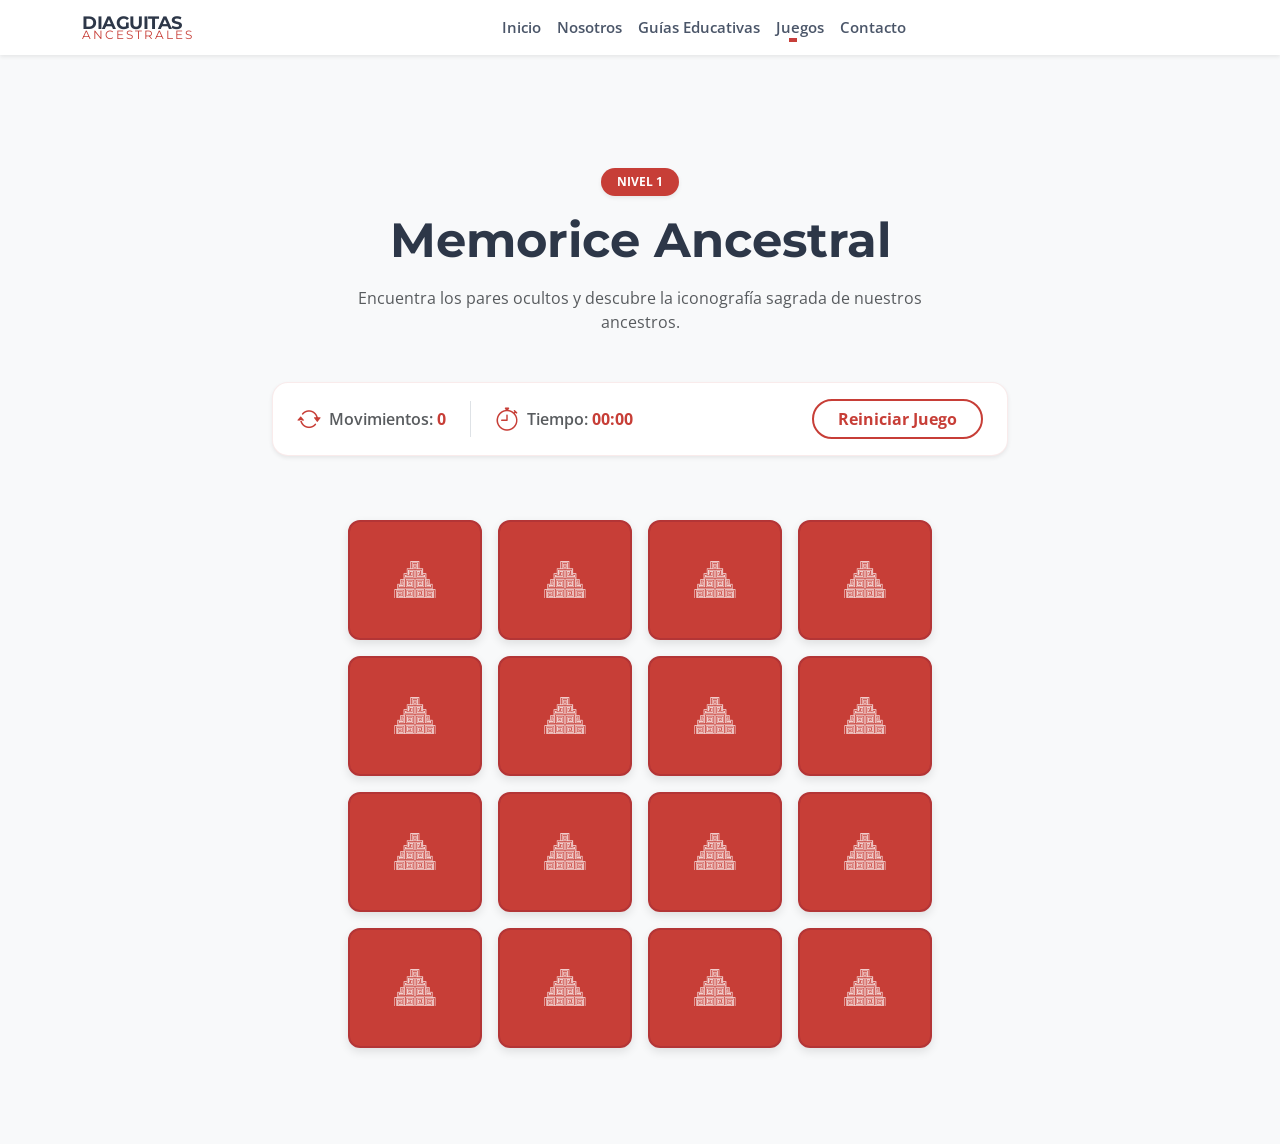
<file: memorice.html>
<!DOCTYPE html>
<html lang="es">
<head>
    <meta charset="UTF-8">
    <meta name="viewport" content="width=device-width, initial-scale=1.0">
    <title>Memorice Ancestral | Diaguitas Ancestrales</title>
    <link href="https://cdn.jsdelivr.net/npm/bootstrap@5.3.2/dist/css/bootstrap.min.css" rel="stylesheet">
    <link rel="stylesheet" href="https://cdn.jsdelivr.net/npm/bootstrap-icons@1.11.1/font/bootstrap-icons.css">
    <link rel="stylesheet" href="assets/css/style.css">
</head>
<body style="background-color: var(--diaguita-crema); min-height: 100vh;">

    <nav class="navbar navbar-expand-lg fixed-top shadow-sm bg-white">
        <div class="container">
            <a class="navbar-brand fw-bold lh-1 text-diaguita-dark py-0" href="index.html">
                DIAGUITAS<br>
                <span class="text-diaguita-primary fs-6 fw-normal" style="letter-spacing: 2px;">ANCESTRALES</span>
            </a>
            <button class="navbar-toggler border-0" type="button" data-bs-toggle="collapse" data-bs-target="#navbarNav">
                <span class="navbar-toggler-icon"></span>
            </button>
            <div class="collapse navbar-collapse" id="navbarNav">
                <ul class="navbar-nav mx-auto fw-semibold">
                    <li class="nav-item"><a class="nav-link" href="index.html">Inicio</a></li>
                    <li class="nav-item"><a class="nav-link" href="index.html#nosotros">Nosotros</a></li>
                    <li class="nav-item"><a class="nav-link" href="index.html#guias">Guías Educativas</a></li>
                    <li class="nav-item dropdown">
                        <a class="nav-link dropdown-toggle" href="#" id="navbarDropdownJuegos" role="button"
                            data-bs-toggle="dropdown" aria-expanded="false">
                            Juegos
                        </a>
                        <ul class="dropdown-menu border-0 shadow-lg rounded-3 mt-2"
                            aria-labelledby="navbarDropdownJuegos">

                            <li>
                                <a class="dropdown-item d-flex align-items-center py-2" href="memorice.html">
                                    <img src="assets/icon/memorice.png" alt="Memorice"
                                        class="diaguita-dropdown-icon me-2">
                                    Memorice Ancestral
                                </a>
                            </li>

                            <li>
                                <a class="dropdown-item d-flex align-items-center py-2" href="javascript:void(0)"
                                    onclick="avisoPrototipo('Kakán de Letras', 'assets/icon/sopa.png')">
                                    <img src="assets/icon/sopa.png" alt="Sopa" class="diaguita-dropdown-icon me-2">
                                    Kakán de Letras
                                </a>
                            </li>

                            <li>
                                <a class="dropdown-item d-flex align-items-center py-2" href="javascript:void(0)"
                                    onclick="avisoPrototipo('Fragmentos Legendarios', 'assets/icon/puzzle.png')">
                                    <img src="assets/icon/puzzle.png" alt="Puzzle" class="diaguita-dropdown-icon me-2">
                                    Fragmentos Legendarios
                                </a>
                            </li>

                            <li>
                                <a class="dropdown-item d-flex align-items-center py-2" href="javascript:void(0)"
                                    onclick="avisoPrototipo('Trivia Diaguita', 'assets/icon/trivia.png')">
                                    <img src="assets/icon/trivia.png" alt="Trivia" class="diaguita-dropdown-icon me-2">
                                    Trivia Diaguita
                                </a>
                            </li>

                        </ul>
                    </li>
                    <li class="nav-item"><a class="nav-link" href="index.html#contacto">Contacto</a></li>
                </ul>
            </div>
        </div>
    </nav>

    <div style="height: 120px;"></div>

    <main class="container py-5">
        <div class="row justify-content-center text-center">
            <div class="col-md-10 col-lg-8">
                <span class="badge rounded-pill bg-diaguita-primary mb-3 px-3 py-2 text-white shadow-sm">NIVEL 1</span>
                <h2 class="display-5 fw-bold text-diaguita-dark mb-3">Memorice Ancestral</h2>
                <p class="text-muted mb-5 px-md-5">Encuentra los pares ocultos y descubre la iconografía sagrada de nuestros ancestros.</p>

                <div class="d-flex justify-content-between align-items-center bg-white p-3 px-4 rounded-4 shadow-sm mb-5 border" style="border-color: rgba(199,62,63,0.1) !important;">
                    <div class="d-flex align-items-center gap-4">
                        <div class="d-flex align-items-center">
                            <i class="bi bi-arrow-repeat fs-4 me-2 text-diaguita-primary"></i>
                            <span class="fw-semibold text-muted">Movimientos: <span id="contador-movimientos" class="text-diaguita-primary fw-bold">0</span></span>
                        </div>
                        <div class="d-flex align-items-center border-start ps-4">
                            <i class="bi bi-stopwatch fs-4 me-2 text-diaguita-primary"></i>
                            <span class="fw-semibold text-muted">Tiempo: <span id="contador-tiempo" class="text-diaguita-primary fw-bold">00:00</span></span>
                        </div>
                    </div>
                    <button id="btn-reiniciar" class="btn btn-outline-diaguita rounded-pill px-4 fw-bold">Reiniciar Juego</button>
                </div>

                <div id="tablero-memorice" class="row g-3 justify-content-center mb-5">
                    </div>
            </div>
        </div>
    </main>

    <div class="modal fade" id="modalInfo" tabindex="-1" aria-hidden="true">
        <div class="modal-dialog modal-dialog-centered">
            <div class="modal-content border-0 rounded-4 shadow-lg">
                <div class="modal-body p-4 text-center">
                    <div class="mb-4 d-flex justify-content-center">
                        <div id="info-img-container" style="width: 120px; height: 120px;" class="border rounded-3 p-2 bg-light shadow-sm"></div>
                    </div>
                    <h4 id="info-titulo" class="fw-bold text-diaguita-dark mb-3"></h4>
                    <p id="info-descripcion" class="text-muted mb-4"></p>
                    <button type="button" class="btn btn-diaguita-primary rounded-pill px-5" data-bs-dismiss="modal">Continuar Jugando</button>
                </div>
            </div>
        </div>
    </div>

    <script src="https://cdn.jsdelivr.net/npm/bootstrap@5.3.2/dist/js/bootstrap.bundle.min.js"></script>
    <script src="assets/js/memorice.js"></script>
</body>
</html>
</file>
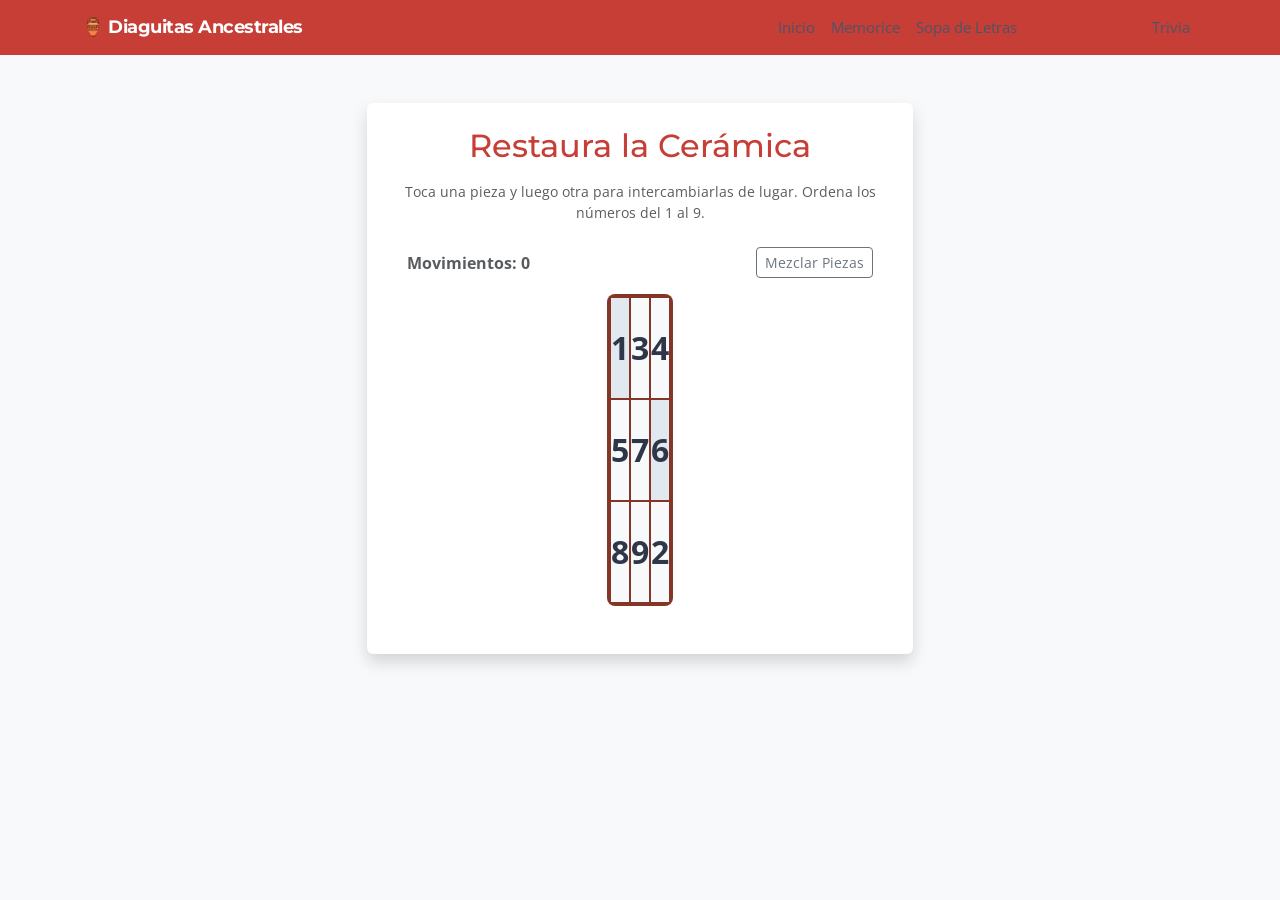
<file: rompecabezas.html>
<!DOCTYPE html>
<html lang="es">
<head>
    <meta charset="UTF-8">
    <meta name="viewport" content="width=device-width, initial-scale=1.0">
    <title>Rompecabezas Diaguita | Diaguitas Ancestrales</title>
    <link href="https://cdn.jsdelivr.net/npm/bootstrap@5.3.2/dist/css/bootstrap.min.css" rel="stylesheet">
    <link rel="stylesheet" href="assets/css/style.css">
    
    <style>
        /* El marco del rompecabezas */
        #tablero-puzzle {
            display: grid;
            grid-template-columns: repeat(3, 1fr); /* 3 columnas */
            grid-template-rows: repeat(3, 100px);  /* 3 filas de 100px de alto */
            gap: 2px;
            max-width: 300px;
            margin: 0 auto;
            background-color: var(--diaguita-rojo-oscuro);
            padding: 4px;
            border-radius: 8px;
        }
        
        /* Cada pieza del puzzle */
        .pieza {
            background-color: var(--diaguita-crema);
            color: var(--diaguita-negro);
            display: flex;
            align-items: center;
            justify-content: center;
            font-size: 2rem;
            font-weight: bold;
            cursor: pointer;
            user-select: none;
            transition: transform 0.2s, background-color 0.2s;
        }
        
        /* Efecto al seleccionar la primera pieza */
        .pieza.seleccionada {
            background-color: var(--diaguita-rojo);
            color: white;
            transform: scale(0.95);
            border: 2px dashed white;
        }

        /* Cuando la pieza está en su lugar correcto (opcional para ayudar al jugador) */
        .pieza.correcta {
            background-color: #e2e8f0; /* Un gris muy sutil */
        }
    </style>
</head>
<body class="bg-diaguita-light">

    <nav class="navbar navbar-expand-lg navbar-dark bg-diaguita-primary">
        <div class="container">
            <a class="navbar-brand fw-bold" href="index.html">🏺 Diaguitas Ancestrales</a>
            <div class="collapse navbar-collapse" id="navbarNav">
                <ul class="navbar-nav ms-auto">
                    <li class="nav-item"><a class="nav-link" href="index.html">Inicio</a></li>
                    <li class="nav-item"><a class="nav-link" href="memorice.html">Memorice</a></li>
                    <li class="nav-item"><a class="nav-link" href="sopa-letras.html">Sopa de Letras</a></li>
                    <li class="nav-item"><a class="nav-link active" href="rompecabezas.html">Rompecabezas</a></li>
                    <li class="nav-item"><a class="nav-link" href="trivia.html">Trivia</a></li>
                </ul>
            </div>
        </div>
    </nav>

    <main class="container py-5">
        <div class="row justify-content-center">
            <div class="col-md-8 col-lg-6 text-center">
                <div class="card shadow border-0 p-4">
                    <h2 class="text-diaguita-primary mb-3">Restaura la Cerámica</h2>
                    <p class="text-muted small mb-4">Toca una pieza y luego otra para intercambiarlas de lugar. Ordena los números del 1 al 9.</p>
                    
                    <div class="d-flex justify-content-between align-items-center mb-3 px-3">
                        <span class="fw-bold text-muted">Movimientos: <span id="movimientos-puzzle">0</span></span>
                        <button id="btn-mezclar" class="btn btn-sm btn-outline-secondary">Mezclar Piezas</button>
                    </div>

                    <div id="tablero-puzzle" class="mb-4">
                        </div>

                    <div id="mensaje-exito-puzzle" class="alert alert-success d-none" role="alert">
                        <strong>¡Vasija restaurada!</strong> Has demostrado una gran habilidad.
                    </div>
                </div>
            </div>
        </div>
    </main>

    <script src="https://cdn.jsdelivr.net/npm/bootstrap@5.3.2/dist/js/bootstrap.bundle.min.js"></script>
    <script src="assets/js/rompecabezas.js"></script>
</body>
</html>
</file>
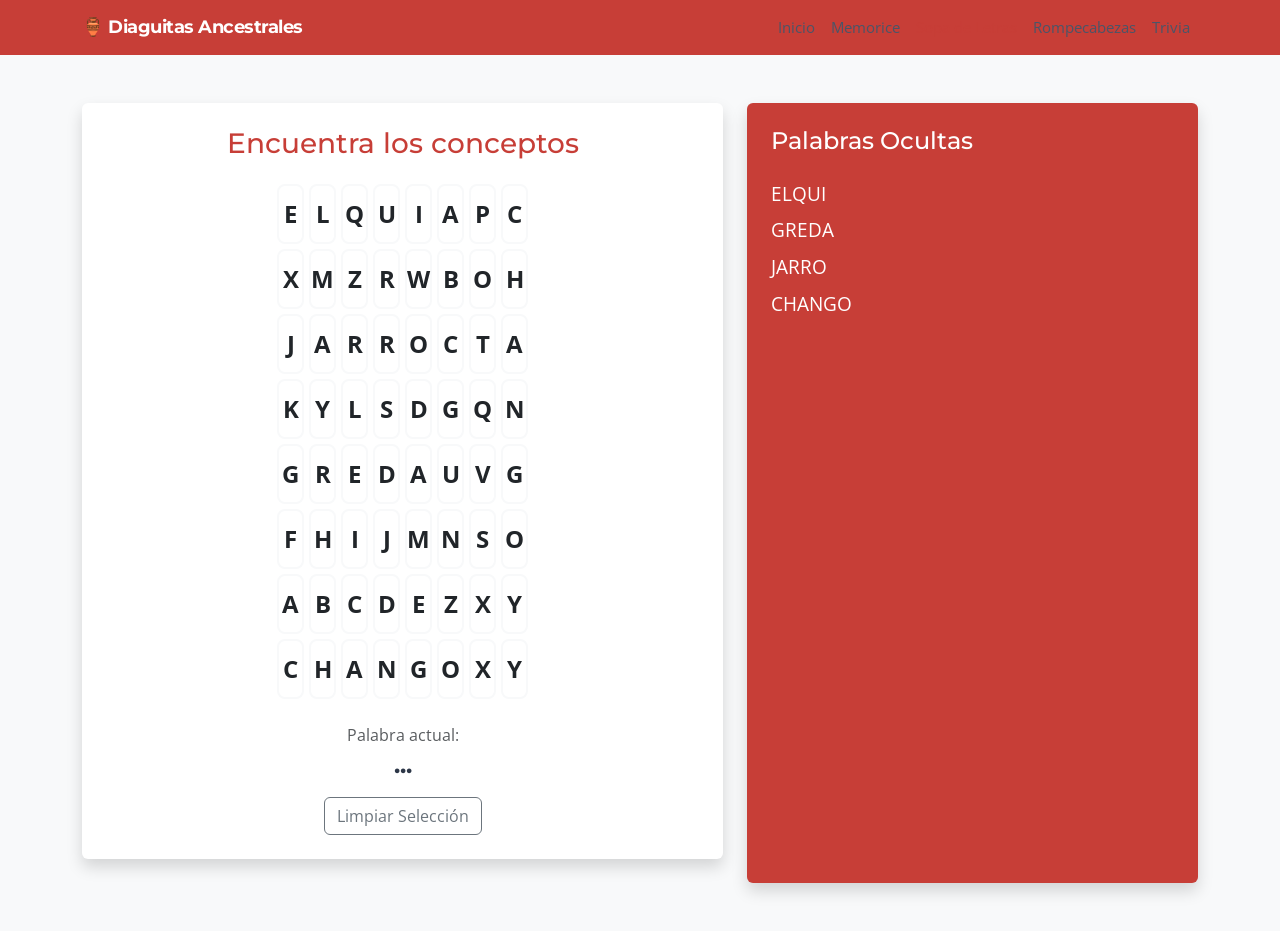
<file: sopa-letras.html>
<!DOCTYPE html>
<html lang="es">
<head>
    <meta charset="UTF-8">
    <meta name="viewport" content="width=device-width, initial-scale=1.0">
    <title>Sopa de Letras | Diaguitas Ancestrales</title>
    <link href="https://cdn.jsdelivr.net/npm/bootstrap@5.3.2/dist/css/bootstrap.min.css" rel="stylesheet">
    <link rel="stylesheet" href="assets/css/style.css">
    
    <style>
        /* Estilos específicos para el tablero de letras */
        #tablero-sopa {
            display: grid;
            grid-template-columns: repeat(8, 1fr); /* 8 columnas del mismo tamaño */
            gap: 5px;
            max-width: 400px;
            margin: 0 auto;
        }
        .letra-sopa {
            background-color: white;
            border: 2px solid var(--diaguita-crema);
            border-radius: 8px;
            font-size: 1.5rem;
            font-weight: bold;
            text-align: center;
            padding: 10px 0;
            cursor: pointer;
            user-select: none; /* Evita que el texto se sombree como texto normal */
            transition: all 0.2s;
        }
        /* Cuando el usuario hace clic en una letra */
        .letra-sopa.seleccionada {
            background-color: var(--diaguita-rojo);
            color: white;
            transform: scale(1.1);
        }
        /* Cuando la palabra fue encontrada correctamente */
        .letra-sopa.encontrada {
            background-color: #198754; /* Verde éxito de Bootstrap */
            color: white;
            border-color: #198754;
            pointer-events: none; /* Ya no se puede hacer clic */
        }
        .palabra-lista {
            font-size: 1.2rem;
            transition: color 0.3s;
        }
        .palabra-lista.tachada {
            text-decoration: line-through;
            color: #198754;
        }
    </style>
</head>
<body class="bg-diaguita-light">

    <nav class="navbar navbar-expand-lg navbar-dark bg-diaguita-primary">
        <div class="container">
            <a class="navbar-brand fw-bold" href="index.html">🏺 Diaguitas Ancestrales</a>
            <div class="collapse navbar-collapse" id="navbarNav">
                <ul class="navbar-nav ms-auto">
                    <li class="nav-item"><a class="nav-link" href="index.html">Inicio</a></li>
                    <li class="nav-item"><a class="nav-link" href="memorice.html">Memorice</a></li>
                    <li class="nav-item"><a class="nav-link active" href="sopa-letras.html">Sopa de Letras</a></li>
                    <li class="nav-item"><a class="nav-link" href="rompecabezas.html">Rompecabezas</a></li>
                    <li class="nav-item"><a class="nav-link" href="trivia.html">Trivia</a></li>
                </ul>
            </div>
        </div>
    </nav>

    <main class="container py-5">
        <div class="row">
            <div class="col-md-7 mb-4">
                <div class="card shadow border-0 p-4">
                    <h3 class="text-center text-diaguita-primary mb-4">Encuentra los conceptos</h3>
                    
                    <div id="tablero-sopa"></div>
                    
                    <div class="mt-4 text-center">
                        <p class="text-muted mb-1">Palabra actual:</p>
                        <h4 id="palabra-actual" class="text-diaguita-dark fw-bold mb-3" style="min-height: 30px;">...</h4>
                        <button id="btn-limpiar" class="btn btn-outline-secondary">Limpiar Selección</button>
                    </div>
                </div>
            </div>

            <div class="col-md-5">
                <div class="card shadow border-0 p-4 h-100 bg-diaguita-primary text-white">
                    <h4 class="mb-4">Palabras Ocultas</h4>
                    <ul id="lista-palabras" class="list-unstyled">
                        <li class="palabra-lista mb-2" id="palabra-ELQUI">ELQUI</li>
                        <li class="palabra-lista mb-2" id="palabra-GREDA">GREDA</li>
                        <li class="palabra-lista mb-2" id="palabra-JARRO">JARRO</li>
                        <li class="palabra-lista mb-2" id="palabra-CHANGO">CHANGO</li>
                    </ul>

                    <div id="mensaje-victoria-sopa" class="alert alert-light text-diaguita-primary mt-auto d-none" role="alert">
                        <strong>¡Excelente!</strong> Has descubierto todos los conceptos del valle.
                    </div>
                </div>
            </div>
        </div>
    </main>

    <script src="https://cdn.jsdelivr.net/npm/bootstrap@5.3.2/dist/js/bootstrap.bundle.min.js"></script>
    <script src="assets/js/sopa-letras.js"></script>
</body>
</html>
</file>
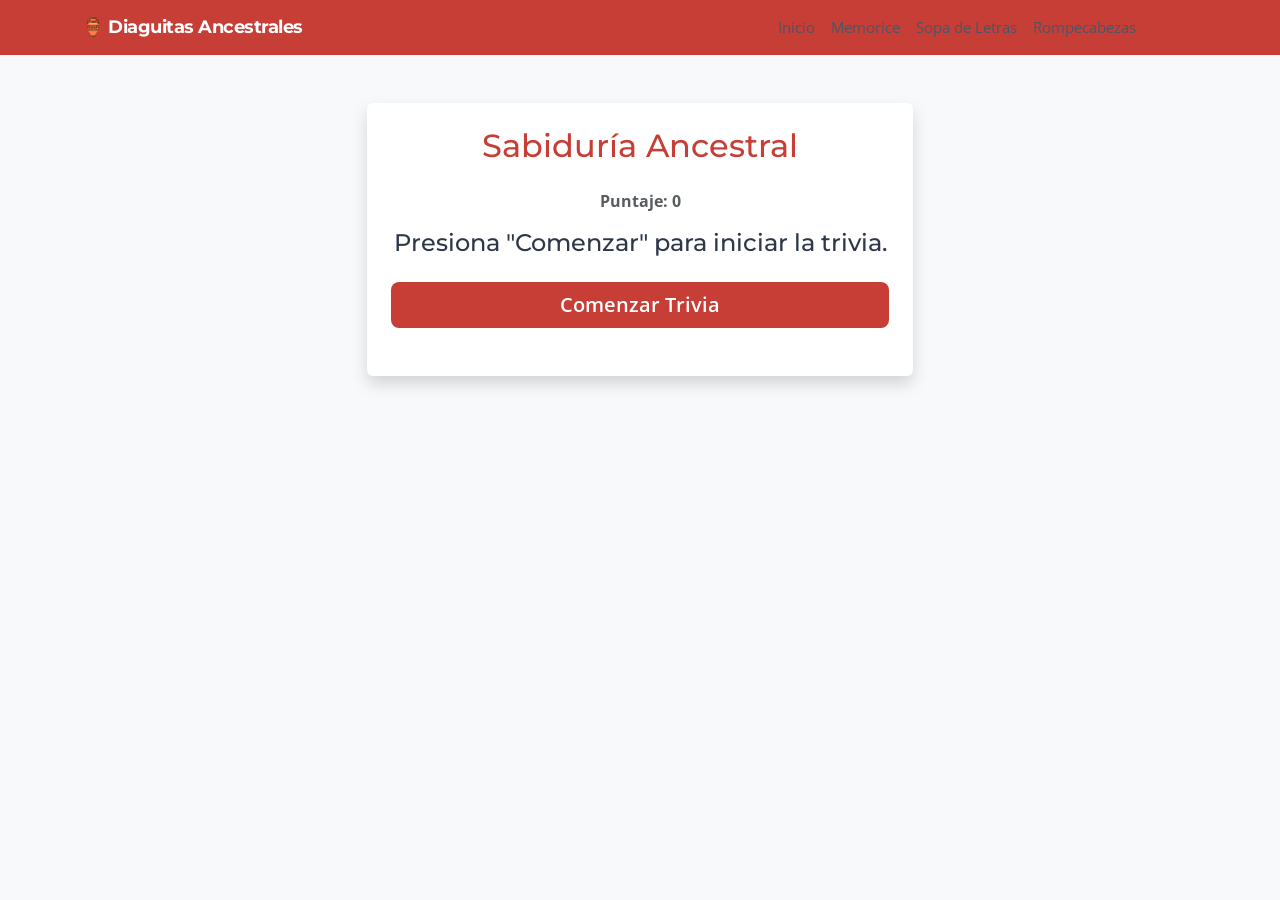
<file: trivia.html>
<!DOCTYPE html>
<html lang="es">
<head>
    <meta charset="UTF-8">
    <meta name="viewport" content="width=device-width, initial-scale=1.0">
    <title>Trivia Diaguita | Diaguitas Ancestrales</title>
    <link href="https://cdn.jsdelivr.net/npm/bootstrap@5.3.2/dist/css/bootstrap.min.css" rel="stylesheet">
    <link rel="stylesheet" href="assets/css/style.css">
</head>
<body class="bg-diaguita-light">

    <nav class="navbar navbar-expand-lg navbar-dark bg-diaguita-primary">
        <div class="container">
            <a class="navbar-brand fw-bold" href="index.html">🏺 Diaguitas Ancestrales</a>
            <div class="collapse navbar-collapse" id="navbarNav">
                <ul class="navbar-nav ms-auto">
                    <li class="nav-item"><a class="nav-link" href="index.html">Inicio</a></li>
                    <li class="nav-item"><a class="nav-link" href="memorice.html">Memorice</a></li>
                    <li class="nav-item"><a class="nav-link" href="sopa-letras.html">Sopa de Letras</a></li>
                    <li class="nav-item"><a class="nav-link" href="rompecabezas.html">Rompecabezas</a></li>
                    <li class="nav-item"><a class="nav-link active" href="trivia.html">Trivia</a></li>
                </ul>
            </div>
        </div>
    </nav>

    <main class="container py-5">
        <div class="row justify-content-center">
            <div class="col-md-8 col-lg-6">
                
                <div class="card shadow border-0 text-center p-4">
                    <h2 class="text-diaguita-primary mb-4">Sabiduría Ancestral</h2>
                    
                    <p class="text-muted fw-bold">Puntaje: <span id="puntaje">0</span></p>

                    <h4 id="texto-pregunta" class="mb-4 text-diaguita-dark">Presiona "Comenzar" para iniciar la trivia.</h4>

                    <div id="contenedor-opciones" class="d-grid gap-3 mb-4">
                        <button id="btn-comenzar" class="btn btn-diaguita btn-lg">Comenzar Trivia</button>
                    </div>

                    <div id="mensaje-feedback" class="alert d-none" role="alert"></div>
                </div>

            </div>
        </div>
    </main>

    <script src="https://cdn.jsdelivr.net/npm/bootstrap@5.3.2/dist/js/bootstrap.bundle.min.js"></script>
    <script src="assets/js/trivia.js"></script>
</body>
</html>
</file>
<file: assets/css/style.css>
/* 1. IMPORTACIÓN DE FUENTES */
@import url('https://fonts.googleapis.com/css2?family=Montserrat:wght@400;700;800&family=Open+Sans:wght@400;600&display=swap');

/* 2. VARIABLES GLOBALES */
:root {
    --diaguita-rojo: #C73E37;      
    --diaguita-rojo-oscuro: #853525;
    --diaguita-crema: #f8f9fa;     
    --diaguita-negro: #2d3748;     
    --fuente-titulos: 'Montserrat', sans-serif;
    --fuente-cuerpo: 'Open Sans', sans-serif;
}

body {
    background-color: var(--diaguita-crema);
    font-family: var(--fuente-cuerpo);
    color: var(--diaguita-negro);
}

h1, h2, h3, h4, h5, .navbar-brand {
    font-family: var(--fuente-titulos);
}

/* 3. CLASES DE UTILIDAD PARA COLORES */
.bg-diaguita-primary { background-color: var(--diaguita-rojo) !important; }
.bg-diaguita-crema { background-color: var(--diaguita-crema) !important; }
.text-diaguita-primary { color: var(--diaguita-rojo) !important; }
.text-diaguita-dark { color: var(--diaguita-negro) !important; }

/* 4. LOGO A DOS LÍNEAS */
.navbar-brand {
    font-family: 'Montserrat', sans-serif;
    font-weight: 800;
    font-size: 1.1rem !important; 
    line-height: 0.8 !important; 
    letter-spacing: -0.5px;
    display: flex;
    flex-direction: column;
    justify-content: center;
}

.navbar-brand span {
    font-size: 0.75rem !important; 
    letter-spacing: 3px; 
    font-weight: 400;
}

/* 5. NAVBAR Y LINKS */
.navbar { transition: all 0.3s ease; }
.nav-link { color: #4a5568 !important; transition: color 0.3s ease; font-size: 0.95rem; position: relative;}
.nav-link:hover, .nav-link.active { color: var(--diaguita-rojo) !important; }
.navbar-nav .nav-link::after {
    content: ''; position: absolute; width: 0; height: 2px; bottom: 5px; left: 15px; background-color: var(--diaguita-rojo); transition: width 0.3s;
}
.navbar-nav .nav-link:hover::after, .navbar-nav .nav-link.active::after { width: calc(100% - 30px); }

/* 6. BOTONES */
.btn-diaguita {
    background-color: var(--diaguita-rojo); color: white; border: none; font-weight: 600; transition: all 0.3s ease;
}
.btn-diaguita:hover {
    background-color: var(--diaguita-rojo-oscuro); color: white; transform: translateY(-2px);
}
.btn-play-video { transition: all 0.3s ease; border: 1px solid #e2e8f0; }
.btn-play-video:hover {
    background-color: #fff !important; border-color: var(--diaguita-rojo); color: var(--diaguita-rojo) !important; transform: translateY(-2px);
}

/* 7. HERO SECTION */
.hero-section { padding-top: 120px !important; padding-bottom: 60px; }
.hero-section h1 { font-size: 3.5rem; line-height: 1.1; }
.hero-badge { background-color: rgba(168, 70, 50, 0.1); }
.hero-badge i { animation: pulse-icon 2s infinite; }
@keyframes pulse-icon { 0% { transform: scale(1); opacity: 1; } 50% { transform: scale(1.2); opacity: 0.7; } 100% { transform: scale(1); opacity: 1; } }

/* 8. IMÁGENES FLOTANTES */
.hero-images-container { padding: 20px; }
.floating-card { position: absolute; z-index: 10; animation: float 6s ease-in-out infinite; }
.stat-card { bottom: -20px; left: -30px; max-width: 300px; }
@keyframes float { 0% { transform: translateY(0px); } 50% { transform: translateY(-15px); } 100% { transform: translateY(0px); } }

/* 9. SECCIÓN NOSOTROS */
#nosotros h6 { letter-spacing: 2px; }
#nosotros .bi-check-circle-fill { font-size: 1.2rem; }

/* 10. RESPONSIVO (MÓVILES) */
@media (max-width: 991px) {
    .stat-card { left: 10px; bottom: 10px; }
}

/* AJUSTES PARA LA CAJA DE EXPERIENCIA (Página 2) */
.experience-box {
    transform: translateY(-20px);
    z-index: 2;
    min-width: 180px;
}

/* Línea divisora en el perfil del fundador */
#nosotros .border-end {
    border-color: #dee2e6 !important;
}

/* Tipografía del logo para que se vea profesional */
.navbar-brand {
    font-size: 1.1rem !important;
    letter-spacing: -0.5px;
}

/* Animación sutil de los iconos de la lista */
#nosotros .bi-check-circle-fill {
    transition: transform 0.3s ease;
}

#nosotros li:hover .bi-check-circle-fill {
    transform: scale(1.2);
}

/* 11. TARJETAS DE JUEGOS (Efecto Hover Premium) */
.game-card {
    transition: transform 0.3s ease, box-shadow 0.3s ease;
    border-radius: 12px !important;
}

.game-card:hover {
    transform: translateY(-10px);
    box-shadow: 0 1rem 3rem rgba(0,0,0,.1) !important;
}

.icon-box {
    transition: all 0.3s ease;
}

/* Cuando pasas el mouse por la tarjeta, el círculo del icono cambia a rojo */
.game-card:hover .icon-box {
    background-color: var(--diaguita-rojo) !important;
    color: white !important;
}

/* Ajuste del botón outline para que combine con el rojo Diaguita */
.btn-outline-danger {
    color: var(--diaguita-rojo);
    border-color: var(--diaguita-rojo);
}

.btn-outline-danger:hover {
    background-color: var(--diaguita-rojo);
    border-color: var(--diaguita-rojo);
    color: white;
}

/* 12. ESTILOS DE CONTACTO Y FOOTER */
.form-control:focus {
    box-shadow: none;
    border: 2px solid var(--diaguita-rojo) !important;
    background-color: #fff !important;
}

.footer-link {
    transition: color 0.3s ease, padding-left 0.3s ease;
}

.footer-link:hover {
    color: var(--diaguita-rojo) !important;
    padding-left: 5px; /* Pequeño salto a la derecha al pasar el mouse */
}

/* Ajuste para que la imagen se comporte como un icono pequeño */
.hero-badge-icon {
    width: 22px;               /* Tamaño similar al de las estrellas */
    height: 22px;
    object-fit: contain;       /* Evita que se deforme */
    display: inline-block;
    vertical-align: middle;    /* La centra perfectamente con el texto */
    margin-top: -2px;          /* Ajuste fino de posición */
}

/* --- CONTENEDOR PRINCIPAL --- */
.hero-images-container {
    position: relative;
    padding: 20px;
}

.main-hero-img {
    width: 100%;
    height: auto;
    border: 8px solid white;
    border-radius: 20px;
}

/* --- DETALLE JEROGLÍFICO (Derecha) --- */
.detail-overlay {
    position: absolute;
    bottom: -15px;      /* Sobresale un poco hacia abajo */
    right: -10px;       /* Sobresale un poco hacia la derecha */
    width: 180px;       /* Tamaño del detalle */
    height: 180px;
    border: 6px solid white;
    border-radius: 15px;
    overflow: hidden;
    z-index: 10;
    animation: float-detail 5s ease-in-out infinite;
}

.detail-overlay img {
    width: 100%;
    height: 100%;
    object-fit: cover;
}

/* --- TARJETA INSTAGRAM (Izquierda) --- */
.stat-card {
    position: absolute;
    bottom: 40px;       /* Más arriba para no chocar con el detalle */
    left: -30px;        /* Sobresale hacia la izquierda */
    min-width: 240px;
    z-index: 11;
    animation: float-instagram 6s ease-in-out infinite;
}

/* --- ANIMACIONES INDEPENDIENTES --- */
@keyframes float-detail {
    0%, 100% { transform: translateY(0) rotate(2deg); }
    50% { transform: translateY(-12px) rotate(-1deg); }
}

@keyframes float-instagram {
    0%, 100% { transform: translateY(0); }
    50% { transform: translateY(-18px); }
}

/* Ajustes Página 2: Nosotros */
#nosotros .border-end {
    border-right: 2px solid #dee2e6 !important;
}

#nosotros .experience-box {
    min-width: 200px;
    transform: rotate(-2deg); /* Un toque orgánico */
    transition: transform 0.3s ease;
}

#nosotros .experience-box:hover {
    transform: rotate(0deg) scale(1.05);
}

/* Color de fondo suave para el perfil del coordinador */
.rounded-4[style*="background-color"] {
    border: 1px solid rgba(0,0,0,0.05);
}

/* Transformación del cuadro en Botón Flotante */
.floating-about-btn {
    z-index: 10;
    transition: all 0.3s ease;
    animation: float-about 6s ease-in-out infinite; /* Movimiento similar al de Instagram */
}

/* Efecto al pasar el mouse */
.floating-about-btn:hover {
    transform: scale(1.05) !important; /* Crece un poquito */
    filter: brightness(1.1);
}

/* El círculo blanco del icono */
.btn-icon-circle {
    transition: transform 0.3s ease;
}

.floating-about-btn:hover .btn-icon-circle {
    transform: rotate(15deg); /* Gira un poco el icono al pasar el mouse */
}

/* Animación de flotación suave */
@keyframes float-about {
    0%, 100% { transform: translateY(0) rotate(-1deg); }
    50% { transform: translateY(-20px) rotate(1deg); }
}

/* Ajuste para móviles: que no tape la cara de la foto */
@media (max-width: 991px) {
    .floating-about-btn {
        position: relative !important;
        display: inline-block;
        margin: 20px 0 0 0 !important;
        top: 0 !important; 
        left: 0 !important;
    }
}

/* Ajuste de los nuevos íconos de la lista */
#guias li i {
    width: 32px;
    height: 32px;
    background-color: rgba(168, 70, 50, 0.1); /* Fondo rojo muy suave */
    border-radius: 8px;
    display: flex;
    align-items: center;
    justify-content: center;
    transition: all 0.3s ease;
}

#guias li:hover i {
    background-color: var(--diaguita-rojo-original);
    color: white !important;
}

/* Redimensionamiento del botón de descarga */
.btn-download-optimized {
    max-width: fit-content;
    border: 2px solid transparent;
}

.btn-download-optimized:hover {
    transform: scale(1.02);
    box-shadow: 0 5px 15px rgba(0,0,0,0.1) !important;
}

/* Ajuste fino de la tipografía dentro del botón */
.btn-download-optimized .lh-1 {
    line-height: 1.2 !important;
}

/* Estilos para el Mockup de la Guía */
.guide-mockup-container {
    position: relative;
    padding: 30px;
    perspective: 1200px; /* Crea el efecto de profundidad */
}

.guide-preview-img {
    max-width: 80%;
    height: auto;
    border: 1px solid rgba(0,0,0,0.05);
    /* Rotación para dar volumen */
    transform: rotateY(-8deg) rotateX(2deg);
    transition: all 0.5s ease;
    /* Sombra profunda para que "salte" de la pantalla */
    box-shadow: -25px 25px 50px rgba(0,0,0,0.15) !important;
}

/* Efecto al pasar el mouse sobre la gráfica */
.guide-mockup-container:hover .guide-preview-img {
    transform: rotateY(0deg) rotateX(0deg) scale(1.03);
    box-shadow: -10px 10px 30px rgba(0,0,0,0.1) !important;
}

/* Ajuste de iconos de la lista */
#guias li i {
    min-width: 38px;
    height: 38px;
    display: flex;
    align-items: center;
    justify-content: center;
}

/* Estilo para que el círculo funcione como botón interactivo */
.floating-download-badge {
    transition: all 0.3s cubic-bezier(0.175, 0.885, 0.32, 1.275);
    cursor: pointer;
}

.floating-download-badge:hover {
    transform: scale(1.15) rotate(15deg); /* Crece y gira un poco */
    background-color: var(--diaguita-rojo-original) !important;
    border-color: white !important;
}

/* Cambia el color del texto dentro del círculo al pasar el mouse */
.floating-download-badge:hover span {
    color: white !important;
}

/* Animación sutil para atraer la atención */
.floating-download-badge {
    animation: badge-pulse 3s infinite;
}

@keyframes badge-pulse {
    0% { box-shadow: 0 0 0 0 rgba(168, 70, 50, 0.4); }
    70% { box-shadow: 0 0 0 15px rgba(168, 70, 50, 0); }
    100% { box-shadow: 0 0 0 0 rgba(168, 70, 50, 0); }
}

/* --- ESTILO DEFINITIVO PARA EL BOTÓN CIRCULAR --- */

/* 1. Estado Base (Sin pasar el mouse) */
.floating-download-badge {
    background-color: #ffffff !important; /* Fondo blanco inicial */
    border: 2px solid var(--diaguita-rojo-original) !important;
    transition: all 0.3s ease-in-out !important;
    text-decoration: none !important;
    display: flex;
    flex-direction: column;
    justify-content: center;
    align-items: center;
}

/* 2. Estado HOVER (Cuando pasas el mouse) */
.floating-download-badge:hover {
    background-color: #C73E3F !important; /* El rojo que me pediste */
    border-color: #C73E3F !important;
    transform: scale(1.1) rotate(10deg);
    box-shadow: 0 10px 20px rgba(199, 62, 63, 0.4) !important;
}

/* 3. CONTROL DE LAS LETRAS (Aquí evitamos el blanqueo) */
/* Forzamos que CUALQUIER texto dentro del círculo sea blanco al hacer hover */
.floating-download-badge:hover span, 
.floating-download-badge:hover .text-diaguita-primary, 
.floating-download-badge:hover .text-dark {
    color: #ffffff !important;
}

/* 4. Animación de pulso opcional para llamar la atención */
.floating-download-badge {
    animation: badge-pulse-red 3s infinite;
}

@keyframes badge-pulse-red {
    0% { box-shadow: 0 0 0 0 rgba(199, 62, 63, 0.4); }
    70% { box-shadow: 0 0 0 15px rgba(199, 62, 63, 0); }
    100% { box-shadow: 0 0 0 0 rgba(199, 62, 63, 0); }
}

/* --- ESTILOS TARJETAS DE JUEGO --- */

.game-card {
    transition: all 0.3s cubic-bezier(0.175, 0.885, 0.32, 1.275);
    background-color: #ffffff;
    border: 1px solid rgba(0,0,0,0.05) !important;
}

.game-card:hover {
    transform: translateY(-12px);
    box-shadow: 0 15px 35px rgba(168, 70, 50, 0.15) !important;
}

/* Contenedor del icono */
.game-icon-box {
    width: 80px;
    height: 80px;
    background-color: rgba(168, 70, 50, 0.05); /* Fondo muy suave */
    border-radius: 50%;
    display: flex;
    align-items: center;
    justify-content: center;
    transition: all 0.3s ease;
}

/* IMAGEN MONOCROMÁTICA (El truco del filtro) */
.diaguita-icon {
    width: 50px;
    height: 50px;
    object-fit: contain;
    /* Este filtro convierte cualquier imagen al color Terracota #A84632 */
    filter: invert(33%) sepia(35%) saturate(1066%) hue-rotate(325deg) brightness(92%) contrast(88%);
    transition: all 0.3s ease;
}

/* EFECTO HOVER: Cambia el fondo a rojo y el icono a blanco */
.game-card:hover .game-icon-box {
    background-color: var(--diaguita-rojo-original);
    transform: scale(1.1);
}

.game-card:hover .diaguita-icon {
    /* Convierte el icono a blanco puro */
    filter: brightness(0) invert(1);
}

.game-card .btn-outline-danger {
    border-color: var(--diaguita-rojo-original);
    color: var(--diaguita-rojo-original);
    font-weight: 600;
    transition: 0.3s;
}

.game-card .btn-outline-danger:hover {
    background-color: var(--diaguita-rojo-original);
    color: white;
}

/* =========================================
   --- SOLUCIÓN FINAL: ICONOS VISIBLES Y ROJOS ---
   ========================================= */

/* 1. CONTENEDOR (Círculo) */
.game-icon-box {
    width: 100px;
    height: 100px;
    background-color: rgba(199, 62, 63, 0.05); /* Fondo casi invisible */
    border-radius: 50%;
    display: flex;
    align-items: center;
    justify-content: center;
    transition: all 0.3s ease-in-out;
    margin-bottom: 20px;
}

/* 2. EL ICONO (Tamaño 65px y Color #C73E3F) */
.diaguita-icon-img {
    width: 65px !important; /* Tamaño grande pedido */
    height: 65px !important;
    opacity: 1 !important;  /* Aseguramos que sea visible */
    object-fit: contain;
    transition: all 0.3s ease-in-out;

    /* EL TRUCO: Primero lo volvemos negro (brightness 0) y luego aplicamos el rojo exacto */
    filter: brightness(0) saturate(100%) invert(31%) sepia(61%) saturate(2323%) hue-rotate(334deg) brightness(86%) contrast(93%) !important;
}

/* 3. HOVER DE LA TARJETA */
.game-card:hover .game-icon-box {
    background-color: #C73E3F !important; /* Fondo rojo oficial */
}

.game-card:hover .diaguita-icon-img {
    /* En el hover, el icono se vuelve BLANCO puro y se agranda */
    filter: brightness(0) invert(1) !important;
    transform: scale(1.15) !important;
}

/* 4. BOTONES "JUGAR AHORA" (Mantenemos tu hover perfecto) */
.btn-jugar-diaguita {
    background-color: transparent !important;
    color: #C73E3F !important;
    border: 2px solid #C73E3F !important;
    font-weight: 600 !important;
    transition: all 0.3s ease-in-out !important;
}

.btn-jugar-diaguita:hover {
    background-color: #C73E3F !important;
    color: #ffffff !important;
    border-color: #C73E3F !important;
}

/* Estilo base de la Card */
.game-card {
    transition: all 0.3s cubic-bezier(0.175, 0.885, 0.32, 1.275) !important;
    border: 1px solid rgba(0,0,0,0.05) !important;
}

/* =========================================
   --- ESTILOS PÁGINA 5: CONTACTO ---
   ========================================= */

/* Estilo de los campos de entrada */
#contacto .form-control, 
#contacto .form-select {
    border: 1px solid transparent !important;
    transition: all 0.3s ease;
}

/* Efecto cuando el usuario hace clic para escribir */
#contacto .form-control:focus, 
#contacto .form-select:focus {
    background-color: #ffffff !important;
    border-color: #C73E3F !important;
    box-shadow: 0 0 0 4px rgba(199, 62, 63, 0.1) !important;
    outline: none;
}

/* Reutilizamos y blindamos el botón con tu estilo favorito */
#contacto .btn-jugar-diaguita {
    background-color: transparent !important;
    color: #C73E3F !important;
    border: 2px solid #C73E3F !important;
    transition: all 0.3s ease-in-out !important;
}

#contacto .btn-jugar-diaguita:hover {
    background-color: #C73E3F !important;
    color: #ffffff !important;
}

/* Iconos de contacto con sombra suave */
#contacto .bg-white.shadow-sm {
    border: 1px solid rgba(0,0,0,0.05);
}

/* =========================================
   --- ESTILOS FOOTER BLANCO ---
   ========================================= */

.footer {
    border-top: 1px solid rgba(0,0,0,0.05) !important;
}

/* Enlaces simples */
.nav-link-footer {
    color: #6c757d;
    text-decoration: none;
    font-size: 0.9rem;
    transition: color 0.3s ease;
}

.nav-link-footer:hover {
    color: #C73E3F !important;
}

/* Iconos sociales circulares en blanco */
.btn-social-white {
    width: 38px;
    height: 38px;
    display: flex;
    align-items: center;
    justify-content: center;
    border-radius: 50%;
    background-color: #f8f9fa;
    color: #495057;
    text-decoration: none;
    transition: all 0.3s ease;
    border: 1px solid rgba(0,0,0,0.05);
}

.btn-social-white:hover {
    background-color: #C73E3F;
    color: #ffffff;
    transform: translateY(-3px);
    box-shadow: 0 4px 10px rgba(199, 62, 63, 0.2);
}

/* Estilo para los logos */
.footer .border {
    border-color: rgba(0,0,0,0.08) !important;
}

/* --- ESTILOS FOOTER CORREGIDOS --- */

.nav-link-footer {
    color: #6c757d;
    text-decoration: none;
    font-size: 0.9rem;
    transition: all 0.3s ease;
}

.nav-link-footer:hover {
    color: #C73E3F !important;
    padding-left: 4px;
}

/* Iconos de juegos en el footer */
.footer-game-link {
    width: 40px;
    height: 40px;
    background-color: #f8f9fa;
    border: 1px solid rgba(0,0,0,0.05);
    border-radius: 8px;
    display: flex;
    align-items: center;
    justify-content: center;
    transition: all 0.3s ease;
}

.footer-game-link img {
    width: 24px;
    height: 24px;
    object-fit: contain;
    /* Mismo filtro rojo #C73E3F que usamos arriba */
    filter: brightness(0) saturate(100%) invert(31%) sepia(61%) saturate(2323%) hue-rotate(334deg) brightness(86%) contrast(93%);
}

.footer-game-link:hover {
    background-color: #C73E3F;
    transform: translateY(-3px);
}

.footer-game-link:hover img {
    filter: brightness(0) invert(1); /* Se vuelve blanco al pasar el mouse */
}

/* Redes Sociales */
.btn-social-white {
    width: 35px;
    height: 35px;
    background-color: #f8f9fa;
    color: #495057;
    display: flex;
    align-items: center;
    justify-content: center;
    border-radius: 50%;
    text-decoration: none;
    transition: 0.3s;
    border: 1px solid rgba(0,0,0,0.05);
}

.btn-social-white:hover {
    background-color: #C73E3F;
    color: white;
}

/* =========================================
   --- FLECHA DE RETORNO (PALETA DIAGUITA) ---
   ========================================= */

.back-to-top {
    position: fixed !important;
    bottom: 30px !important;  /* Separación exacta de la imagen */
    right: 30px !important;   /* Separación exacta de la imagen */
    width: 50px !important;
    height: 50px !important;
    z-index: 1000 !important; /* Por encima de todo */
    border-radius: 50% !important;
    transition: all 0.3s ease-in-out !important;
    text-decoration: none !important;
    cursor: pointer !important;

    /* OCULTA POR DEFECTO (JavaScript la activará) */
    opacity: 0;
    visibility: hidden;

    /* COLORES DE PALETA (Fondo Rojo, Icono Blanco Base) */
    background-color: #C73E3F !important;
    color: #ffffff !important;
    border: 2px solid #C73E3F !important;

    /* Animación de pulso Diaguita (Rojo sutil) */
    animation: top-pulse-red 2s infinite;
}

/* EFECTO HOVER */
.back-to-top:hover {
    transform: translateY(-5px) scale(1.05) !important; /* Se eleva y agranda */
    
    /* INVERSIÓN DE COLOR (Fondo Blanco, Icono Rojo) */
    background-color: #ffffff !important;
    color: #C73E3F !important;
    border-color: #C73E3F !important;
    box-shadow: 0 10px 20px rgba(199, 62, 63, 0.3) !important;
}

/* CLASE QUE JS ACTIVARÁ PARA MOSTRAR LA FLECHA */
.back-to-top.show {
    opacity: 1;
    visibility: visible;
}

/* Animación de Pulso Roja sutil */
@keyframes top-pulse-red {
    0% { box-shadow: 0 0 0 0 rgba(199, 62, 63, 0.6); }
    70% { box-shadow: 0 0 0 10px rgba(199, 62, 63, 0); }
    100% { box-shadow: 0 0 0 0 rgba(199, 62, 63, 0); }
}

/* Opcional: Asegurar scroll suavizado para todo el sitio */
html {
    scroll-behavior: smooth;
}

/* =========================================
   --- SOLUCIÓN SUBMENÚ JUEGOS: CORRECCIÓN ---
   --- COLOR EXACTO Y ALINEACIÓN ---
   ========================================= */

/* Contenedor del Dropdown (Submenú) */
.navbar .dropdown-menu {
    border: 1px solid rgba(0,0,0,0.05) !important;
    padding: 8px 0 !important; /* Espaciado superior e inferior limpio */
    animation: fadeInDownDropdown 0.3s ease-out;
}

/* ESTILO DE LOS ÍCONOS PERSONALIZADOS (Color #C73E3F sólido) */
.diaguita-dropdown-icon {
    width: 22px !important; /* Tamaño pequeño adecuado para el menú */
    height: 22px !important;
    object-fit: contain;
    transition: all 0.2s ease-in-out !important;
    
    /* Filtro Rojo Diaguita Sólido #C73E3F (Usando Black Start para evitar rosado) */
    filter: brightness(0) saturate(100%) invert(31%) sepia(61%) saturate(2323%) hue-rotate(334deg) brightness(86%) contrast(93%) !important;
}

/* Enlaces del submenú (dropdown-item) */
.dropdown-item {
    color: #495057 !important;
    font-size: 0.9rem !important;
    transition: all 0.2s ease-in-out !important;
    border-radius: 6px !important; /* Pequeño radio para el hover */
    margin: 0 8px !important;     /* Separación del borde del menú */
    width: calc(100% - 16px) !important; /* Ajuste del ancho para el margen */
    padding: 8px 12px !important; /* Espaciado interno perfecto */
}

/* HOVER DEL SUBMENÚ (Fondo Rojo Oficial, Texto e Ícono Blancos) */
.dropdown-item:hover,
.dropdown-item:focus {
    background-color: #C73E3F !important;
    color: #ffffff !important;
}

/* Forzamos que el ÍCONO se vuelva blanco en hover */
.dropdown-item:hover .diaguita-dropdown-icon {
    filter: brightness(0) invert(1) !important;
}

/* Flechita del dropdown en color rojo oficial */
.navbar .dropdown-toggle::after {
    color: #C73E3F !important;
    vertical-align: middle !important;
    margin-left: 6px !important;
}

/* Animación de aparición suave */
@keyframes fadeInDownDropdown {
    from {
        opacity: 0;
        transform: translateY(-10px);
    }
    to {
        opacity: 1;
        transform: translateY(0);
    }
}

/* Opcional: Desplegar al pasar el mouse en PC */
@media (min-width: 992px) {
    .nav-item.dropdown:hover .dropdown-menu {
        display: block;
    }
}

/* =========================================
   --- FIJAR SUBMENÚ Y EVITAR CIERRE ---
   ========================================= */

@media (min-width: 992px) {
    /* 1. Asegurar que el menú se mantenga abierto al hover del padre */
    .nav-item.dropdown:hover .dropdown-menu {
        display: block !important;
        margin-top: 0 !important; /* Pegamos el menú al nav para evitar el hueco */
        opacity: 1;
        visibility: visible;
    }

    /* 2. EL TRUCO DEL PUENTE: Crea un área invisible para que el mouse 
       no "se pierda" al bajar hacia los juegos */
    .dropdown-menu::before {
        content: "";
        position: absolute;
        top: -15px; /* Cubre el espacio de separación */
        left: 0;
        width: 100%;
        height: 15px;
        display: block;
        background: transparent;
    }
}

/* Estilo adicional para que el menú no se vea tan pegado al texto */
.navbar .dropdown-menu {
    top: 100% !important;
    padding: 10px 0 !important;
    border: 1px solid rgba(0,0,0,0.08) !important;
    box-shadow: 0 10px 30px rgba(0,0,0,0.1) !important;
}

/* Mantener el diseño de los items que ya teníamos */
.dropdown-item {
    padding: 10px 20px !important;
    display: flex !important;
    align-items: center !important;
}

/* =========================================
   --- ELIMINACIÓN TOTAL DE LÍNEAS EN JUEGOS ---
   ========================================= */

/* 1. Reset total del enlace "Juegos" */
.navbar-nav .nav-item.dropdown .nav-link {
    text-decoration: none !important;
    border: none !important;
    outline: none !important;
    box-shadow: none !important;
    background-image: none !important; /* A veces Bootstrap usa gradientes */
}

/* 2. Neutralizar estados de Focus, Active y Hover */
.navbar-nav .nav-item.dropdown .nav-link:focus,
.navbar-nav .nav-item.dropdown .nav-link:active,
.navbar-nav .nav-item.dropdown .nav-link:hover,
.navbar-nav .nav-item.dropdown.show .nav-link {
    text-decoration: none !important;
    border-bottom: 0 !important;
    outline: 0 !important;
    box-shadow: none !important;
    background-color: transparent !important;
}

/* 3. COMPORTAMIENTO HOVER LIMPIO (PC) */
@media (min-width: 992px) {
    .nav-item.dropdown .dropdown-menu {
        display: none;
        margin-top: 0 !important;
        opacity: 0;
        visibility: hidden;
        border-top: none !important; /* Evita que el borde del menú parezca una raya */
    }

    .nav-item.dropdown:hover .dropdown-menu {
        display: block !important;
        opacity: 1;
        visibility: visible;
    }

    /* Puente invisible para conexión fluida */
    .nav-item.dropdown::after {
        content: "";
        position: absolute;
        bottom: -15px;
        left: 0;
        width: 100%;
        height: 15px;
        background: transparent;
    }
}

/* 4. Asegurar que el menú desplegable no tenga bordes superiores molestos */
.dropdown-menu {
    border-top-left-radius: 0 !important;
    border-top-right-radius: 0 !important;
    margin-top: 0 !important;
}

/* --- BOTÓN PANEL DE CONTROL JUEGOS --- */
.btn-outline-diaguita {
    color: var(--diaguita-rojo) !important;
    border: 2px solid var(--diaguita-rojo) !important;
    background-color: transparent !important;
    transition: all 0.3s ease-in-out !important;
}

.btn-outline-diaguita:hover {
    background-color: var(--diaguita-rojo) !important;
    color: #ffffff !important;
    transform: translateY(-2px);
    box-shadow: 0 4px 10px rgba(199, 62, 63, 0.2);
}

/* --- ITEM 3 (V3): CARTAS 4X4 Y AJUSTES --- */
#tablero-memorice {
    max-width: 600px; /* Tamaño compacto para mejor visualización */
    margin: 0 auto;
    display: flex; /* Asegura que el contenedor se comporte bien */
    flex-wrap: wrap;
}

.carta {
    height: 120px; /* 1. CORRECCIÓN: Un poco más pequeñas */
    cursor: pointer;
    perspective: 1000px;
}

.carta-inner {
    width: 100%;
    height: 100%;
    transition: transform 0.6s cubic-bezier(0.175, 0.885, 0.32, 1.275);
    transform-style: preserve-3d;
    position: relative;
    border-radius: 12px;
    box-shadow: 0 4px 10px rgba(0,0,0,0.1);
}

.carta.volteada .carta-inner { transform: rotateY(180deg); }

.carta-front, .carta-back {
    width: 100%; height: 100%;
    position: absolute;
    backface-visibility: hidden;
    display: flex; align-items: center; justify-content: center;
    border-radius: 12px;
}

.carta-back {
    background-color: var(--diaguita-rojo);
    border: 2px solid #b33536;
}

.reverso-img {
    width: 40%; height: auto;
    filter: brightness(0) invert(1);
    opacity: 0.8;
}

.carta-front {
    background-color: #ffffff;
    transform: rotateY(180deg);
    border: 2px solid rgba(199, 62, 63, 0.2);
    padding: 8px;
}

.carta-img, #info-img-container img {
    width: 100%; height: 100%; object-fit: contain;
}

.btn-diaguita-primary {
    background-color: var(--diaguita-rojo);
    color: white;
    border: none;
    transition: all 0.3s;
}

.btn-diaguita-primary:hover {
    background-color: var(--diaguita-rojo-oscuro);
    transform: scale(1.05);
}
</file>
